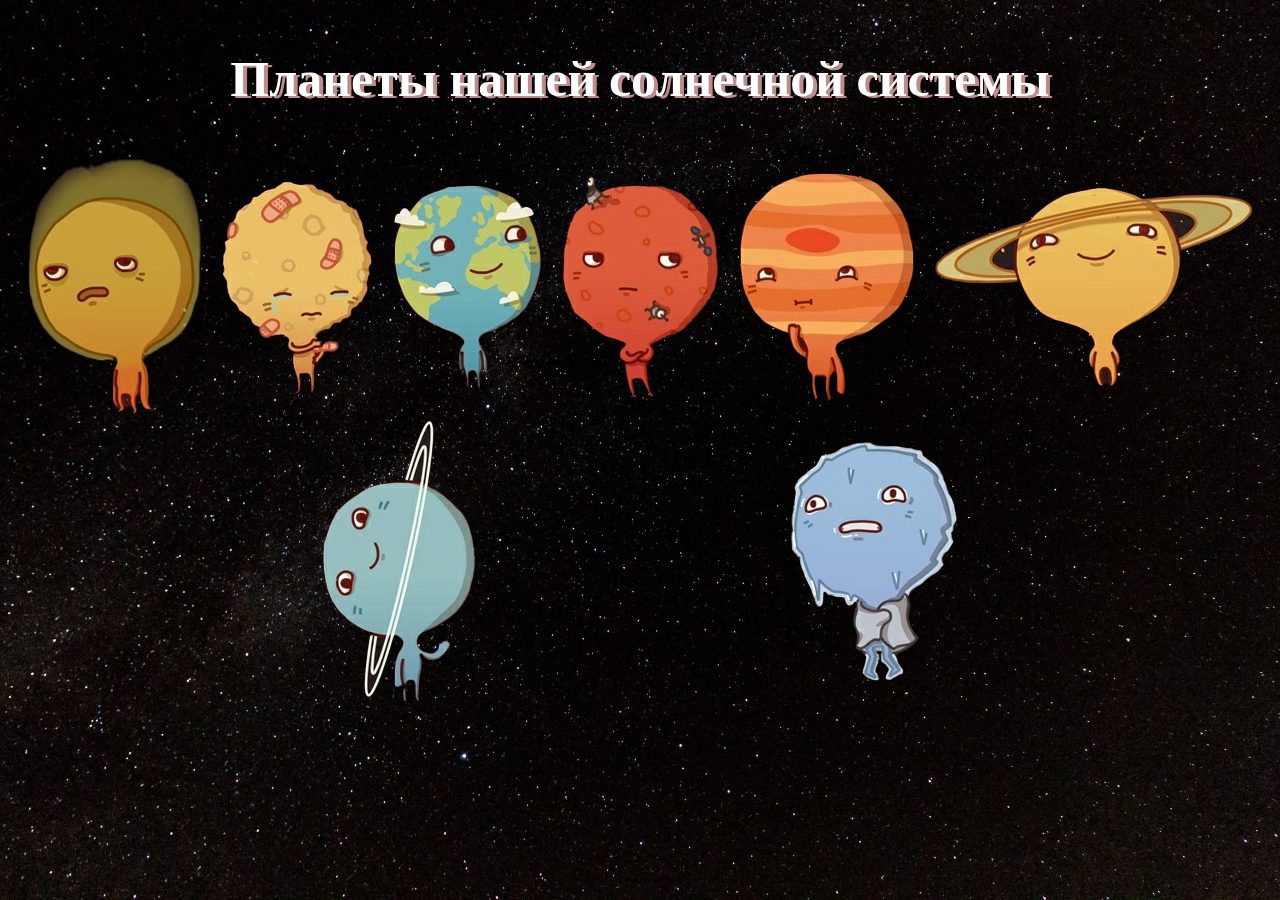
<file: index.html>
<!DOCTYPE html>
<html lang="ru">
<head>
    <meta charset="UTF-8">
    <meta name="viewport" content="width=device-width, initial-scale=1.0">
    <link rel="stylesheet" href="CSS/style.css">
    <title>главная</title>
</head>
<body>

  <div class="title">
    <h1>Планеты нашей солнечной системы</h1>
  </div>

  <div class="flex-container">
    <a href="mercury.html"><div class="planet1"><img  src="img/planet3.png"alt="меркурий"></div></a>
    <a href="venus.html"><div class="planet2"><img src="img/planet2.png" alt="венера"></div></a>
    <a href="earth.html"><div class="planet3"><img src="img/planet4.png" alt="земля"></div></a>
    <a href="mars.html"><div class="planet4"><img src="img/planet5.png" alt="марс"></div></a>
    <a href="jupiter.html"><div class="planet5"><img src="img/planet1.png" alt="юпитер"></div></a>
    <a href="saturn.html"><div class="planet6"><img src="img/planet6.png" alt="сатурн"></div></a>
    <a href="uranus.html"><div class="planet7"><img src="img/planet7.png" alt="уран"></div></a>
    <a href="neptune.html"><div class="planet8"><img src="img/planet8.png" alt="нептун"></div></a>
  </div>
</body>
</html>
</file>
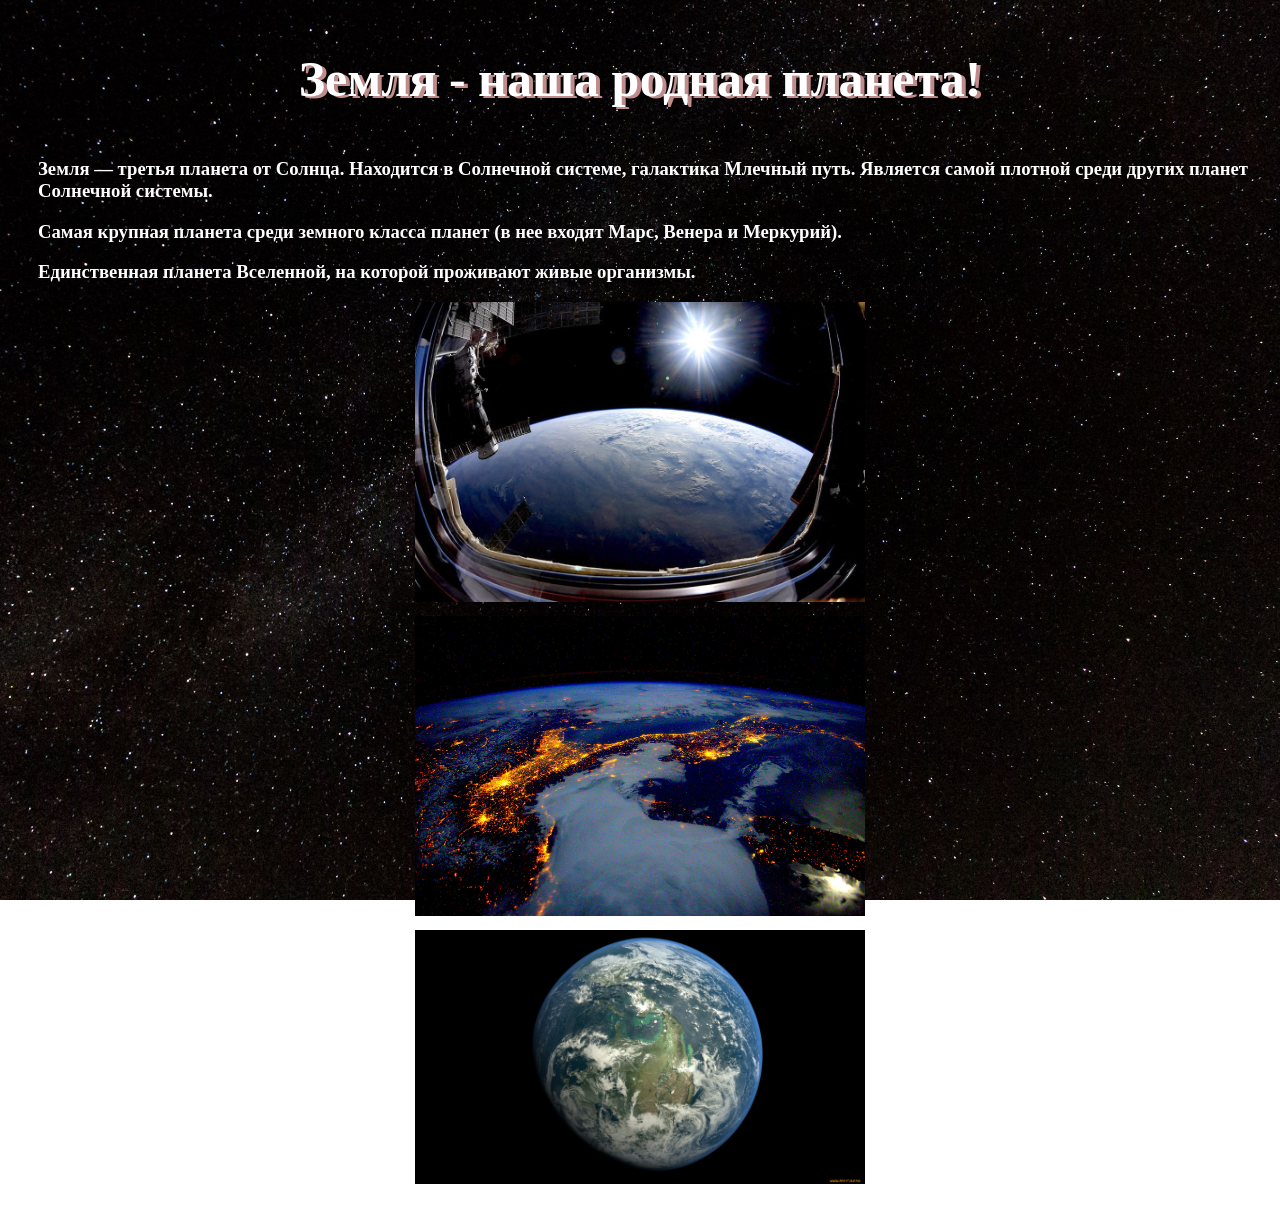
<file: earth.html>
<!DOCTYPE html>
<html lang="ru">
<head>
    <meta charset="UTF-8">
    <meta name="viewport" content="width=device-width, initial-scale=1.0">
    <link rel="stylesheet" href="CSS/style.css">
    <title>земля</title>
</head>
<body>

  <div class="title">
    <h1>Земля - наша родная планета!</h1>
  </div>
  <div class="description">
    <h3>Земля — третья планета от Солнца. Находится в Солнечной системе, галактика Млечный путь. Является самой плотной среди других планет Солнечной системы.</h3> 
    <h3>Самая крупная планета среди земного класса планет (в нее входят Марс, Венера и Меркурий).</h3> 
    <h3>Единственная планета Вселенной, на которой проживают живые организмы.</h3>
  </div>
  <div class="flex-container_earth">
    <div class="earth1"><img src="img/earth/earth1.jpg" alt="земля"></div>
    <div class="earth2"><img src="img/earth/earth2.jpg" alt="земля"></div>
    <div class="earth3"><img src="img/earth/earth3.jpg" alt="земля"></div>
  </div>
</body>
</html>
</file>
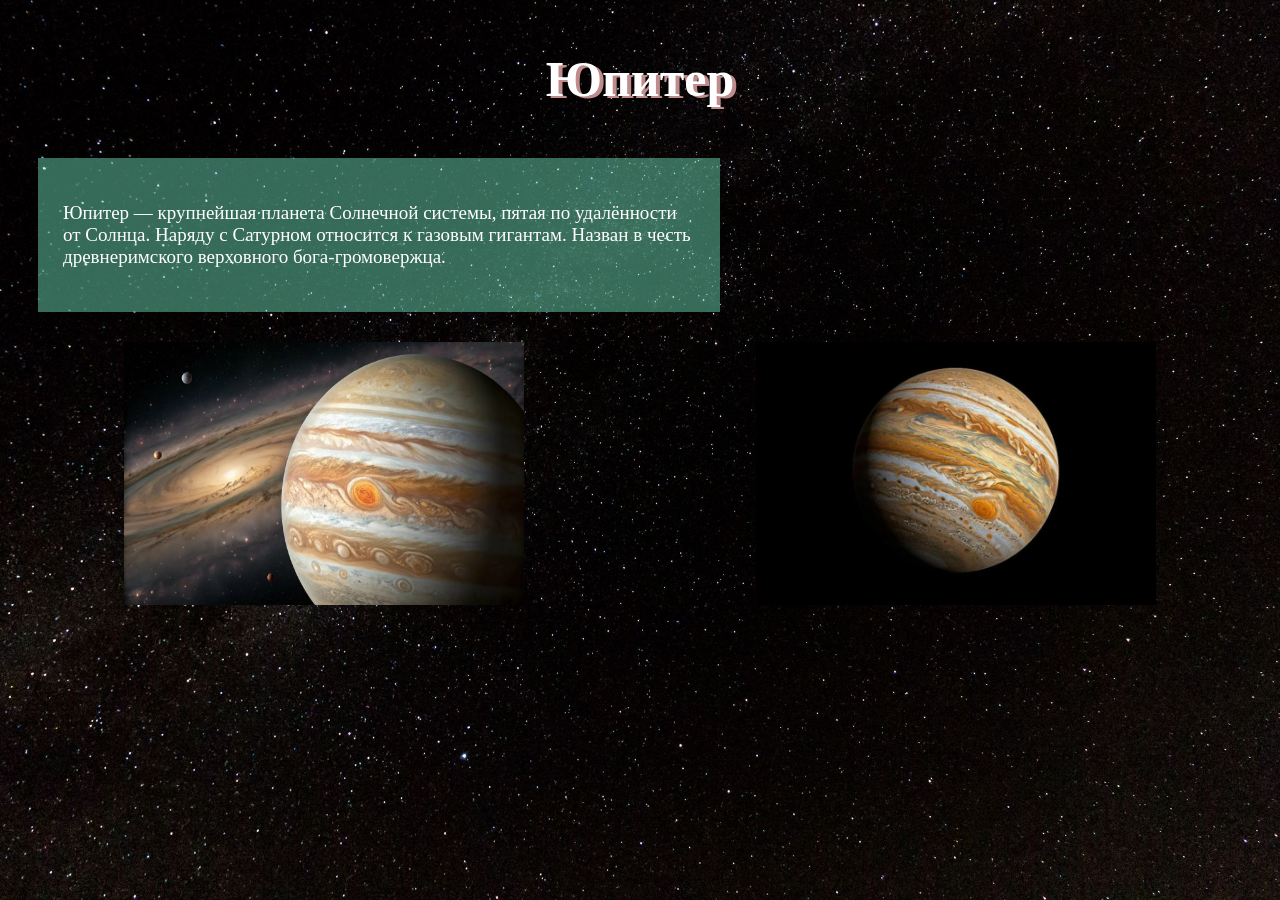
<file: jupiter.html>
<!DOCTYPE html>
<html lang="ru">
<head>
    <meta charset="UTF-8">
    <meta name="viewport" content="width=device-width, initial-scale=1.0">
    <title>юпитер</title>
    <link rel="stylesheet" href="CSS/style.css">
</head>
<body>
    <h1>Юпитер</h1>
   <div class="jupiter-text"> <p class="jjjj">Юпитер — крупнейшая планета Солнечной системы, пятая по удалённости от Солнца. Наряду с Сатурном относится к газовым гигантам. Назван в честь древнеримского верховного бога-громовержца. </p></div>
   <div class="flex-container_jupiter">
   <img src="img/jupiter/i.webp" alt="юпитер">
   <img src="img/jupiter/scale_1200.png" alt="юпитер"></div>
</body>
</html>
</file>
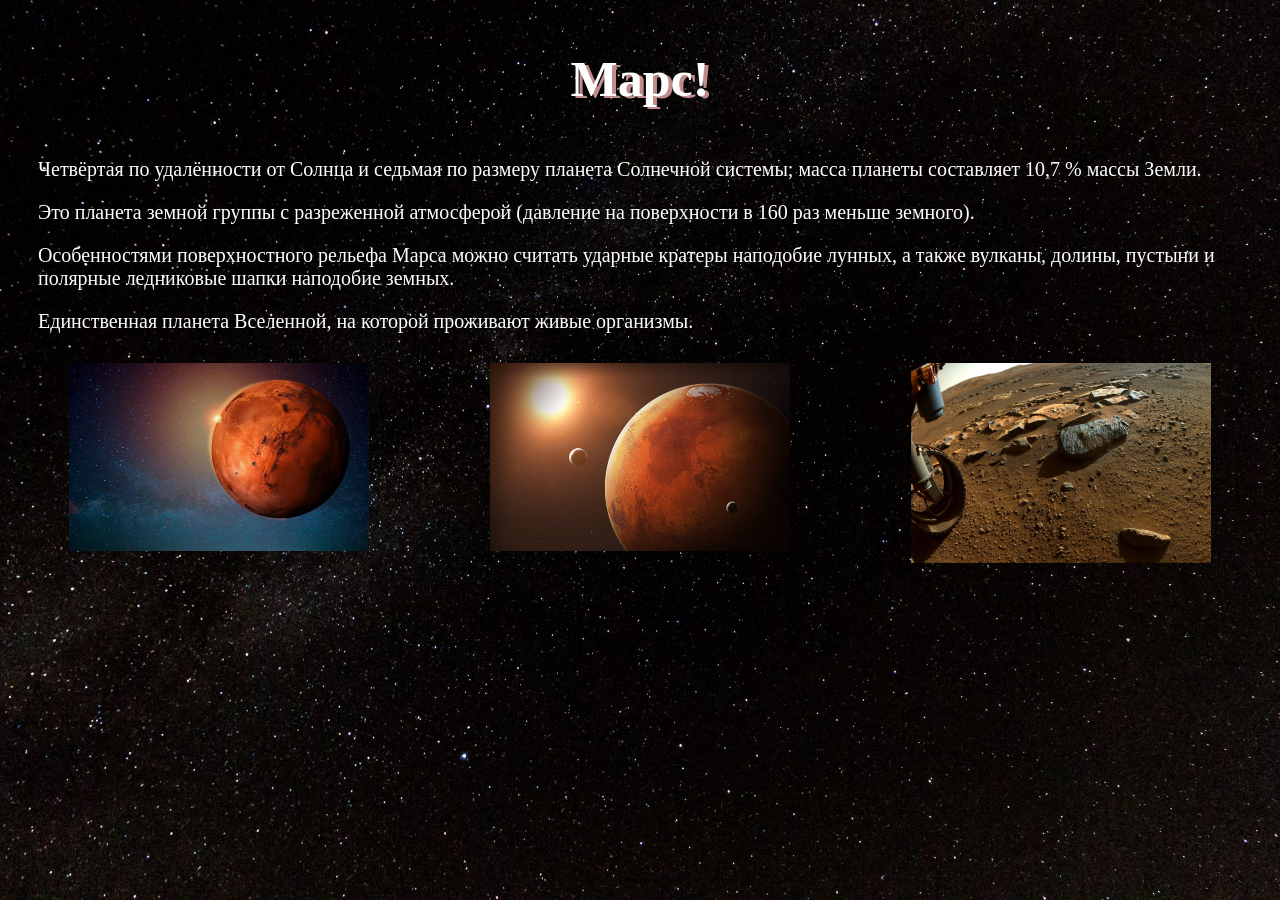
<file: mars.html>
<!DOCTYPE html>
<html lang="ru">
<head>
    <meta charset="UTF-8">
    <meta name="viewport" content="width=device-width, initial-scale=1.0">
    <link rel="stylesheet" href="CSS/style.css">
    <title>maрс</title>
</head>
<body>

  <div class="title_mars">
    <h1>Марс!</h1>
  </div>
  <div class="description_mars">
    <p>Четвёртая по удалённости от Солнца и седьмая по размеру планета Солнечной системы; масса планеты составляет 10,7 % массы Земли.<p>
    <p>Это планета земной группы с разреженной атмосферой (давление на поверхности в 160 раз меньше земного).</p>
    <p>Особенностями поверхностного рельефа Марса можно считать ударные кратеры наподобие лунных, а также вулканы, долины, пустыни и полярные ледниковые шапки наподобие земных. </p>
    <p>Единственная планета Вселенной, на которой проживают живые организмы.</p>
  </div>
  <div class="flex-container_mars">
    <div class="mars1"><img src="img/mars/mars1.jpg" alt="марс"></div>
    <div class="mars1"><img src="img/mars/mars2.jpg" alt="марс"></div>
    <div class="mars1"><img src="img/mars/mars3.jpg" alt="марс"></div>
  </div>
</body>
</html>
</file>
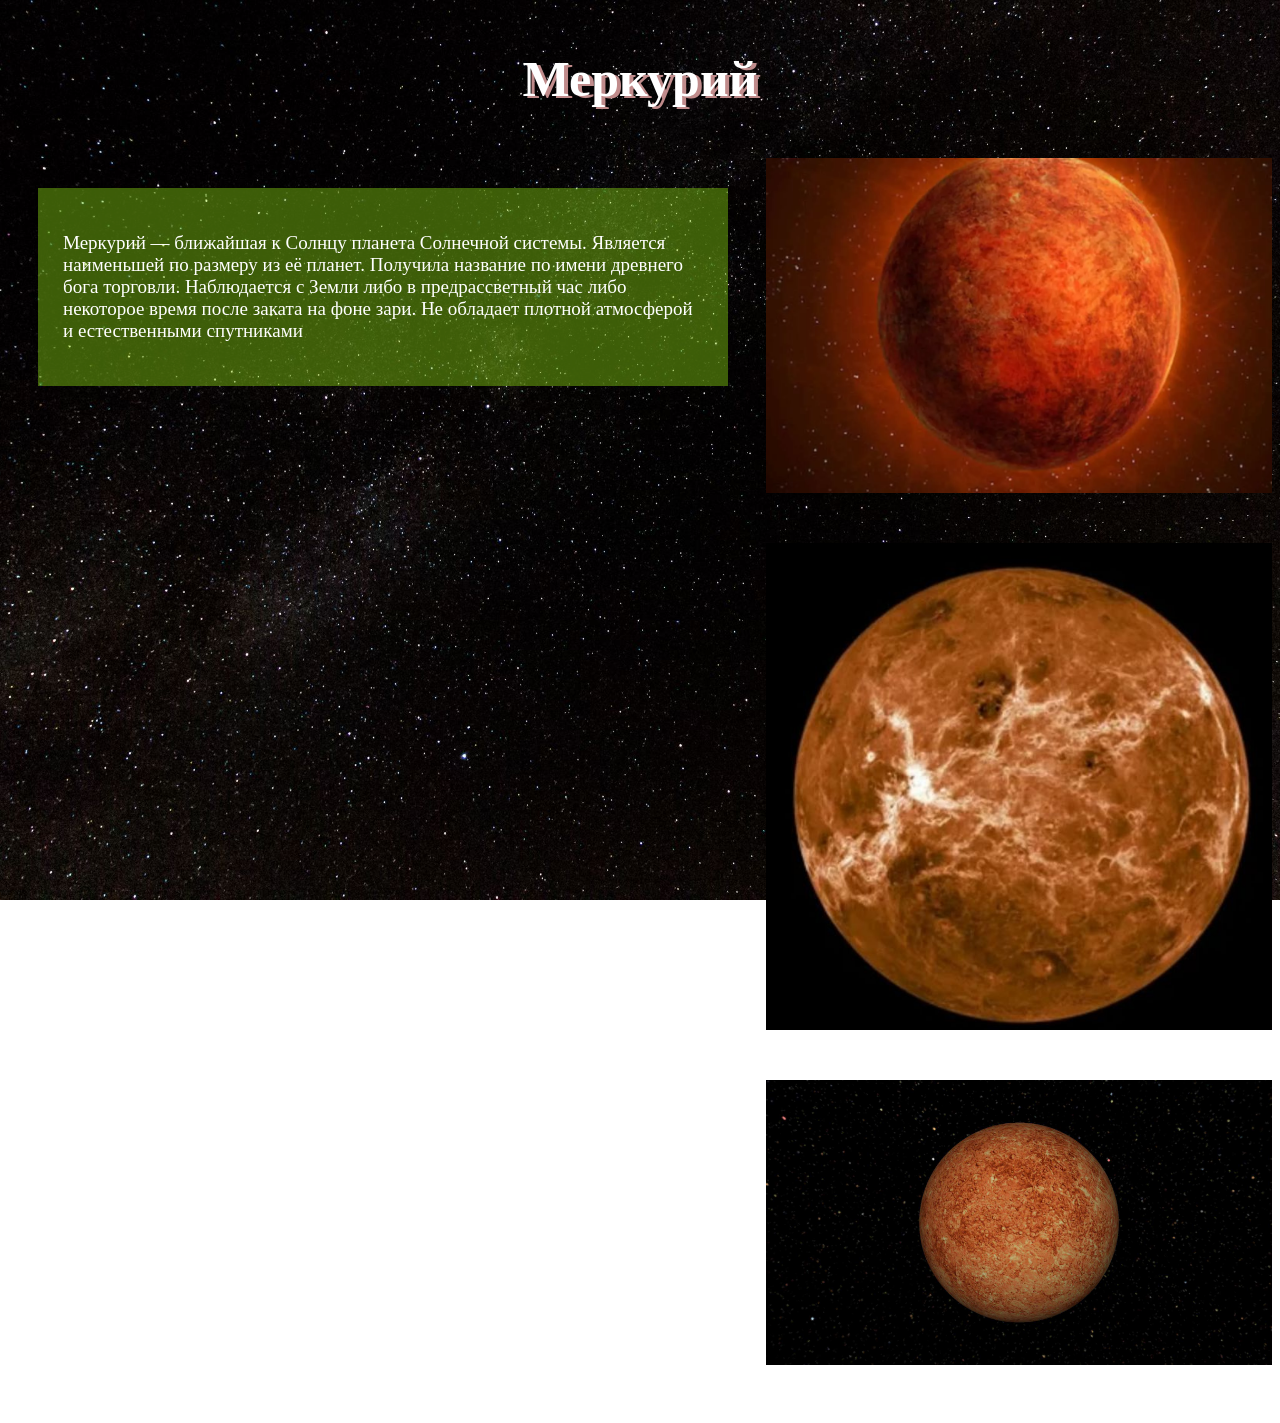
<file: mercury.html>
<!DOCTYPE html>
<html lang="ru">
<head>
    <meta charset="UTF-8">
    <meta name="viewport" content="width=device-width, initial-scale=1.0">
    <title>mеркурий</title>
    <link rel="stylesheet" href="CSS/style.css">
</head>
<body>
    <h1 class="mercuryh1">Меркурий</h1>
     <div class="mercury-text"> <p class="mercr">Меркурий — ближайшая к Солнцу планета Солнечной системы. Является наименьшей по размеру из её планет. Получила название по имени древнего бога торговли. Наблюдается с Земли либо в предрассветный час либо некоторое время после заката на фоне зари. Не обладает плотной атмосферой и естественными спутниками</p></div>
    <div class="flex-container_mercury">
    <img src="img/mercury/merk.jpg.webp" alt="меркурий">
    <img src="img/mercury/a9b691a2abdaf992bce45fc26a864eef.jpg" alt="меркурий">
    <img src="img/mercury/field_image_1462408088_mercury.jpg" alt="меркурий"></div>

</body>
</html>
</file>
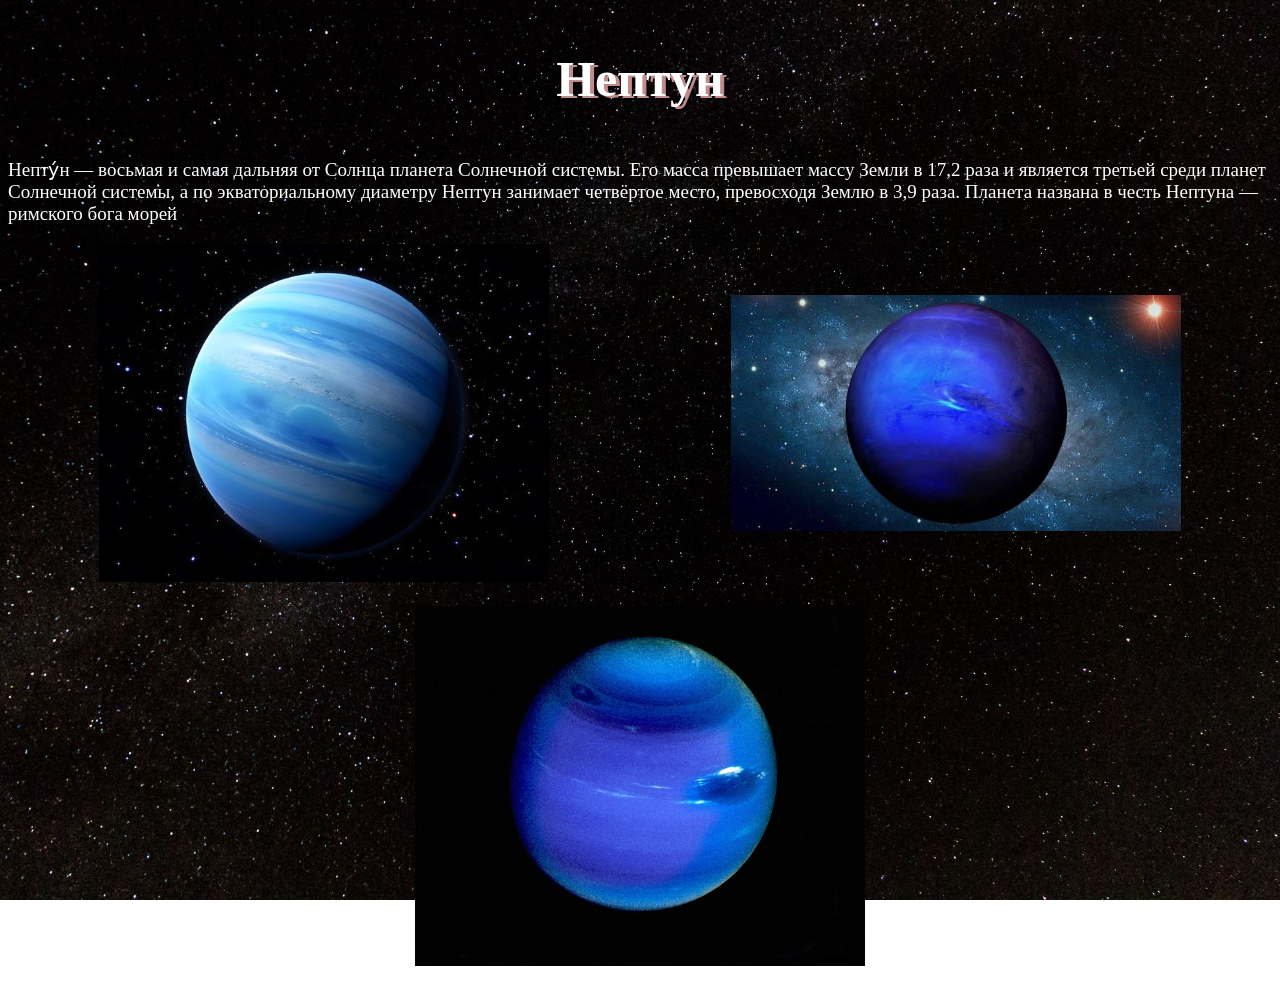
<file: neptune.html>
<!DOCTYPE html>
<html lang="ru">
<head>
    <meta charset="UTF-8">
    <meta name="viewport" content="width=device-width, initial-scale=1.0">
    <title>Нептун</title>
    <link rel="stylesheet" href="CSS/style.css">
</head>
<body>
    <h1 class="neptune">Нептун</h1>
    <p class="nnnn">Непту́н — восьмая и самая дальняя от Солнца планета Солнечной системы. Его масса превышает массу Земли в 17,2 раза и является третьей среди планет Солнечной системы, а по экваториальному диаметру Нептун занимает четвёртое место, превосходя Землю в 3,9 раза. Планета названа в честь Нептуна — римского бога морей</p>
    <div class="flex-containerneptune">
    <div>
        <img src="img/neptyne/b6d54accb5e8d863dea4af18242298d3.jpg" alt="нептун">
        <div class="text">Восьмая планета</div>
    </div>
    <div>
        <img src="img/neptyne/facebook-d4dc51df54c56085eed9c45e07c34a26.jpg" alt="нептун">
        <div class="text">Самая дальняя планета</div>
    </div>
    <div>
        <img src="img/neptyne/neptun-1280.jpg" alt="нептун">
        <div class="text">Ледяной гигант</div>
    </div></div>
</body>
</html>
</file>
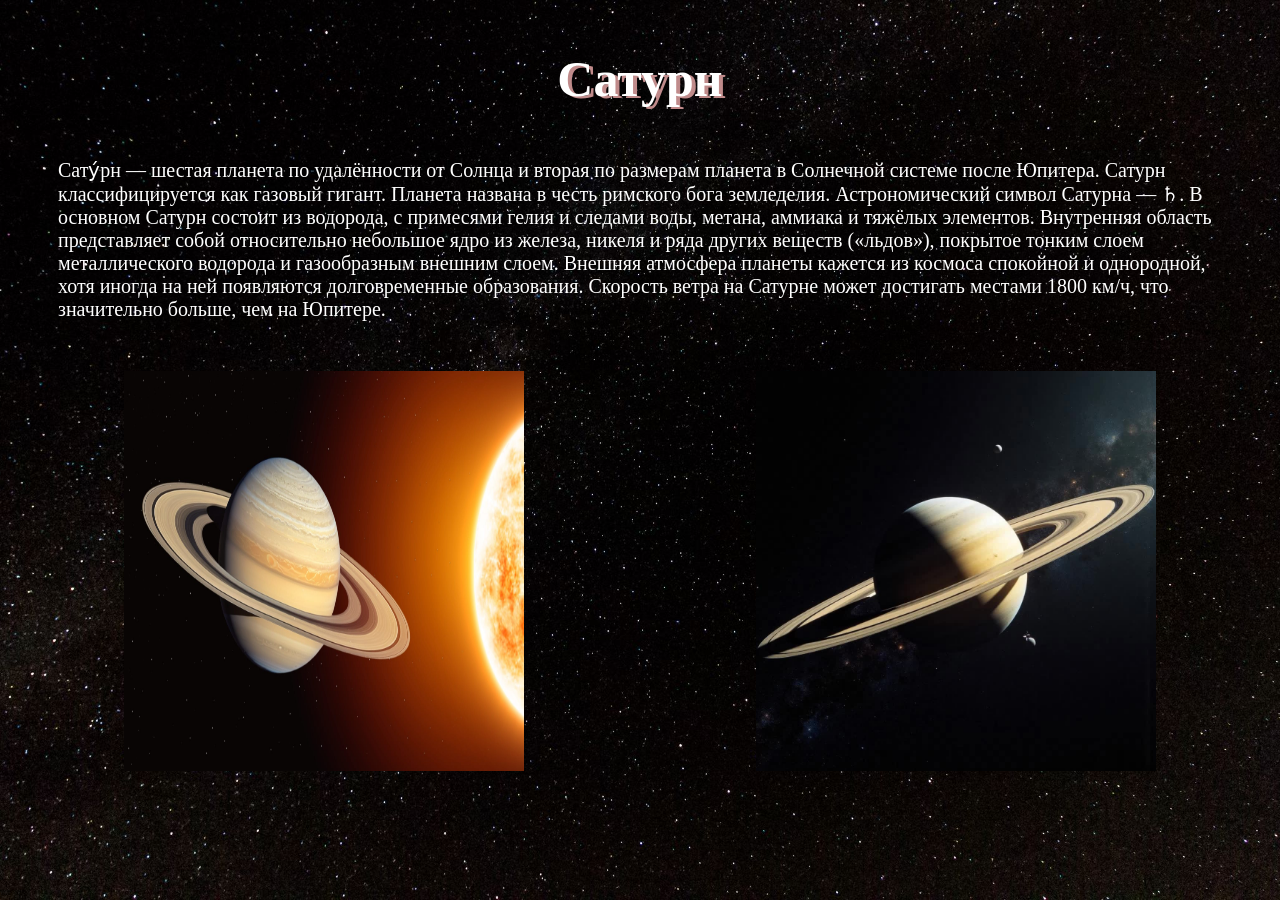
<file: saturn.html>
<!DOCTYPE html>
<html lang="ru">
<head>
    <meta charset="UTF-8">
    <meta name="viewport" content="width=device-width, initial-scale=1.0">
    <title>Сатурн</title>
    <link rel="stylesheet" href="CSS/style.css">
</head>
<body>
    <h1>Сатурн</h1>
    <p class="saturn-text">Сату́рн — шестая планета по удалённости от Солнца и вторая по размерам планета в Солнечной системе после Юпитера. Сатурн классифицируется как газовый гигант. Планета названа в честь римского бога земледелия. Астрономический символ Сатурна — ♄. В основном Сатурн состоит из водорода, с примесями гелия и следами воды, метана, аммиака и тяжёлых элементов. Внутренняя область представляет собой относительно небольшое ядро из железа, никеля и ряда других веществ («льдов»), покрытое тонким слоем металлического водорода и газообразным внешним слоем. Внешняя атмосфера планеты кажется из космоса спокойной и однородной, хотя иногда на ней появляются долговременные образования. Скорость ветра на Сатурне может достигать местами 1800 км/ч, что значительно больше, чем на Юпитере.</p>
    <div class="flex-container_saturn"> 
      <img src="img/saturn/1920x1080.jpg" alt="сатурн">  
      <img src="img/saturn/ec6647c501c98c45ec3fffdb1b51e083.0000000.jpg" alt="сатурн">
    </div>
</body>
</html>
</file>
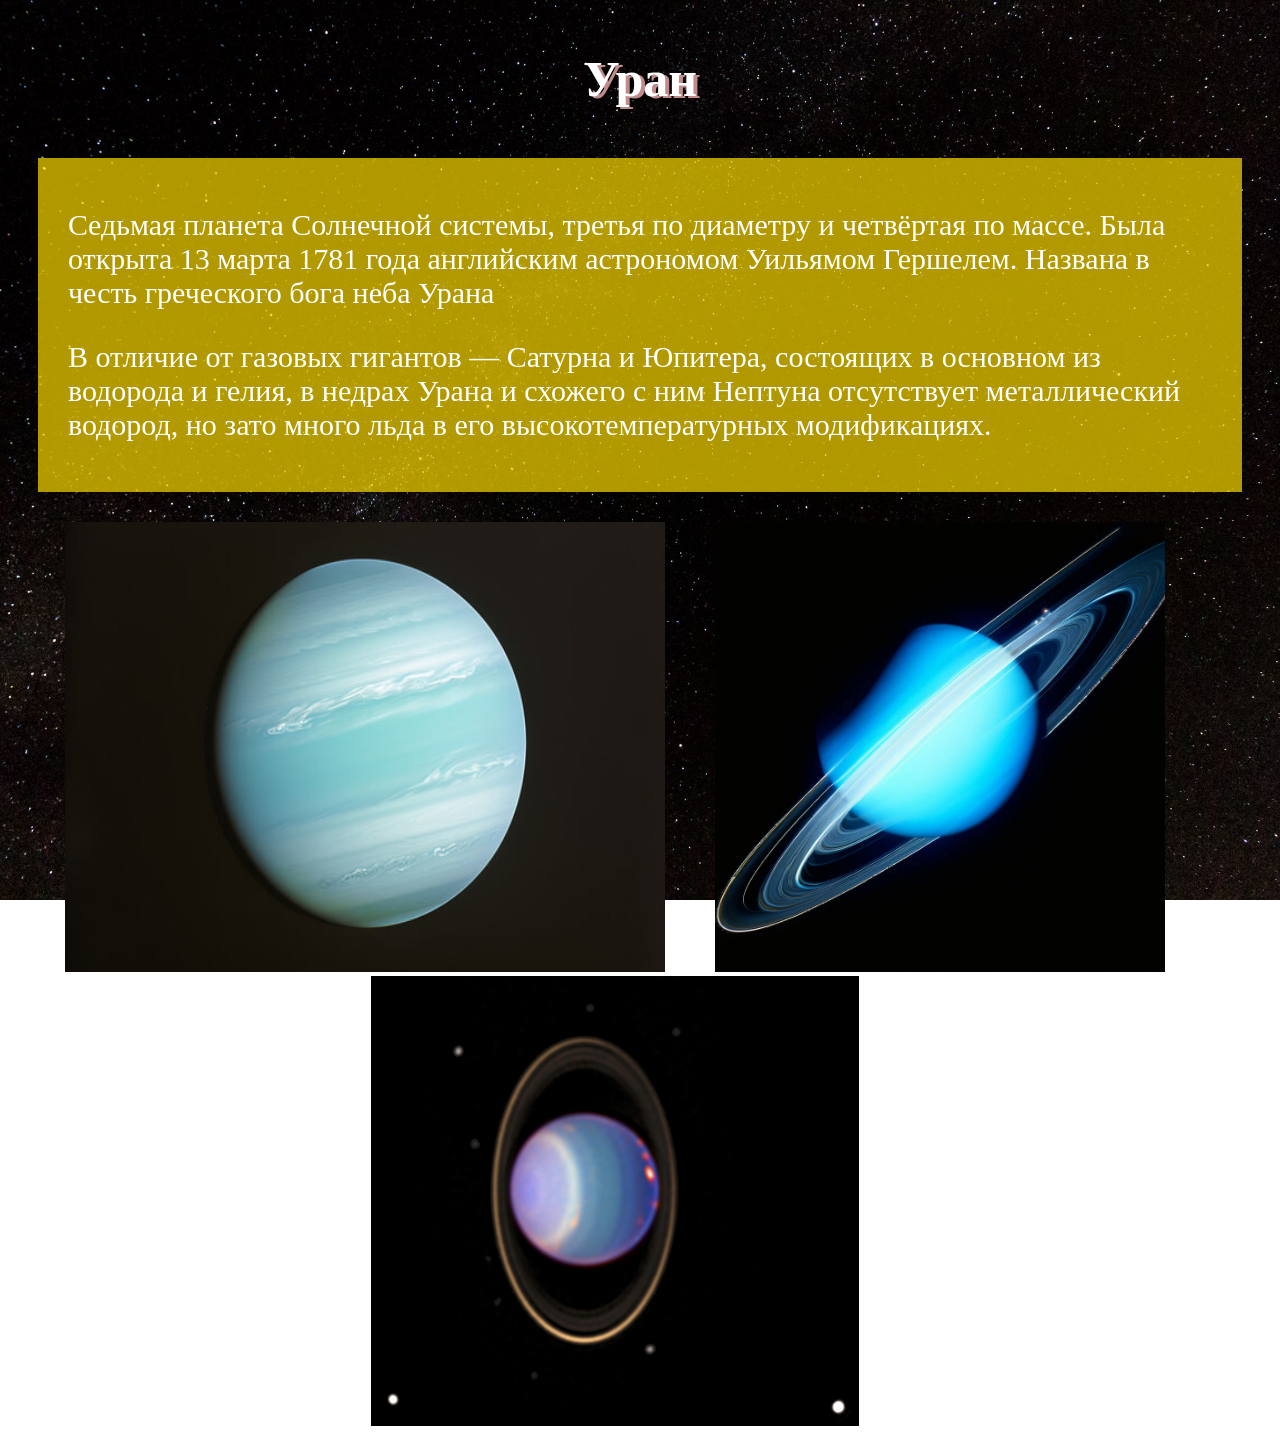
<file: uranus.html>
<!DOCTYPE html>
<html lang="ru">
<head>
    <meta charset="UTF-8">
    <meta name="viewport" content="width=device-width, initial-scale=1.0">
    <link rel="stylesheet" href="CSS/style.css">
    <title>уран</title>
</head>
<body>
    <h1>Уран</h1>
    <div class="text_uran">
        <p>Cедьмая планета Солнечной системы, третья по диаметру и четвёртая по массе. Была открыта 13 марта 1781 года английским астрономом Уильямом Гершелем. Названа в честь греческого бога неба Урана</p>
        <p>В отличие от газовых гигантов — Сатурна и Юпитера, состоящих в основном из водорода и гелия, в недрах Урана и схожего с ним Нептуна отсутствует металлический водород, но зато много льда в его высокотемпературных модификациях.</p>
    </div>
    <div class="flex-container_uranus">
    <div><img src="img/uranus/360_F_715851578_nshl2kqfQJKhBJfFI7ADPFORda5Y4D5P.jpg" alt="уран"></div>
    <div><img src="img/uranus/orig.webp" alt="уран"></div> 
    <div><img src="img/uranus/0301099~large.jpg" alt="уран"></div>
    </div>
</body>
</html>
</file>
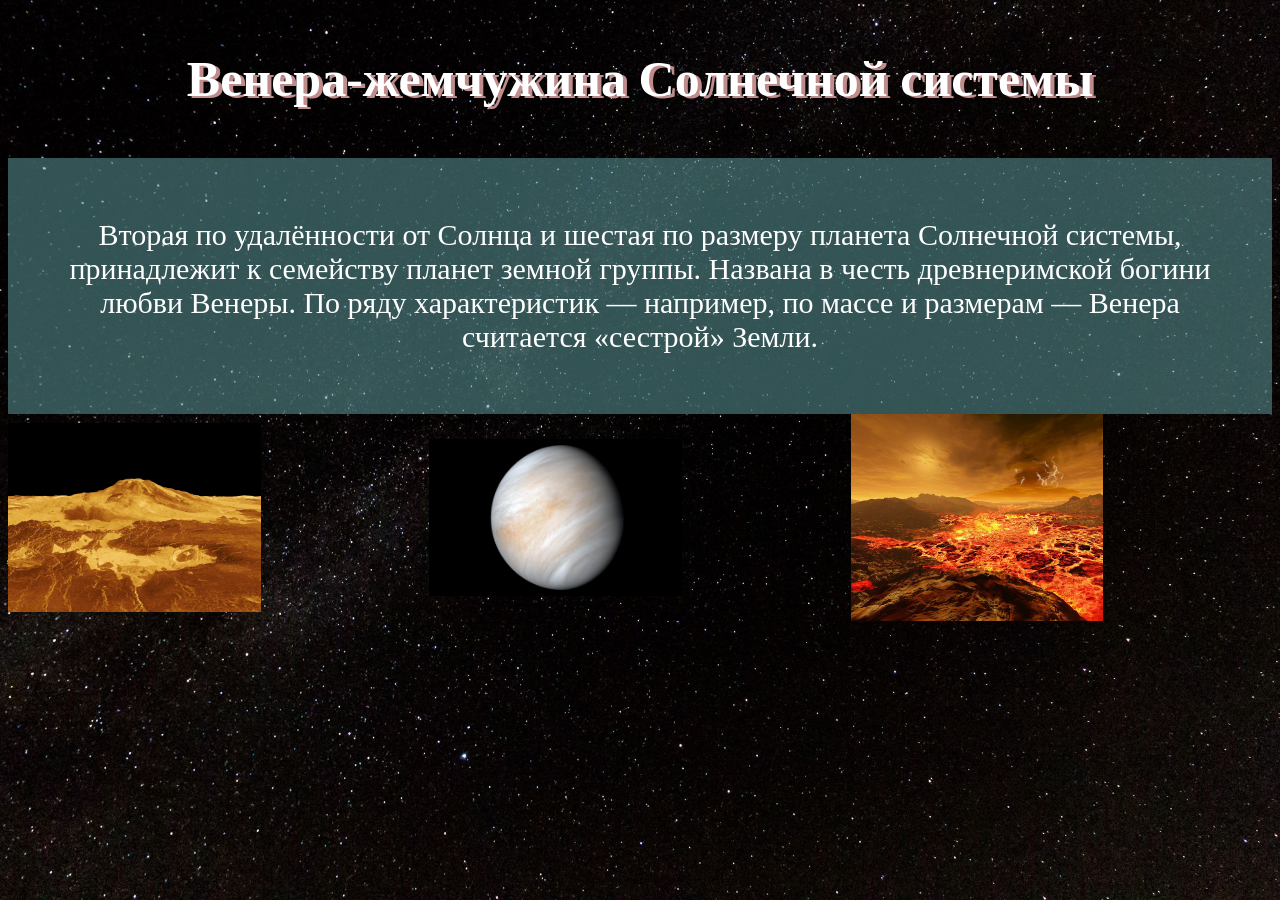
<file: venus.html>
<!DOCTYPE html>
<html lang="ru">
<head>
    <meta charset="UTF-8">
    <title>венера</title>
    <link rel="stylesheet" href="CSS/style.css">
</head>
<body>
    <h1>Венера-жемчужина Солнечной системы</h1>
    <div class="description-venus">
        <p> Вторая по удалённости от Солнца и шестая по размеру планета Солнечной системы, принадлежит к семейству планет земной группы. Названа в честь древнеримской богини любви Венеры. По ряду характеристик — например, по массе и размерам — Венера считается «сестрой» Земли. </p>
    </div>
    <div class="flex-container_venus">
        <div><img src="img/venus/85F3D599-E0E6-4E02-897A-F30CC268345B.jpg" alt="venus"> </div> 
        <div class="cartina"><img src="img/venus/A4A6F691-7F2D-4FC2-8051-146A687D3715.jpg" alt="venus"> </div>
        <div><img src="img/venus/D33373F8-783B-450D-B1F7-C54EF8BB6C1E.jpg" alt="venus"> </div>    
    </div>

</body>
</html>
</file>
<file: CSS/style.css>
body {
    background-image: url(zvezdy_galaktika_kosmos_298416_2560x1440.jpg);
    background-size: cover;
    background-position: center;
    background-attachment: fixed;
}
h1 {
    color: #ffffff;
    font-size:50px;
    text-align: center;
    margin: 50px 0px;
    text-shadow: 4px 2px rgb(192, 139, 139);
}
.flex-container {
    display:flex;
   justify-content:space-evenly; 
   align-items:center;
   flex-wrap: wrap;
}
h3 {
    color:#ffffff;
    margin-left: 30px;
}
.flex-container_earth {
    display:flex;
    justify-content:space-around;
    
}
.flex-container_earth img{
    width: 450px; 
    transition: transform 1s;
}
.flex-container_earth img:hover {
    /* width: 640px; */
    transform: scale(1.5);
}
.description-venus {
    color: #ffffff;
    text-align: center;
    font-size:30px ;
    background-color: rgba(95, 158, 160, 0.525);
    padding: 30px 60px 30px 60px;
}
.description_mars {
    color: #ffffff;
    font-size:20px ;
    margin: 30px;
}
.flex-container_mars img {
   width: 450px; 
   transition: transform 1s;
}
.flex-container_mars img:hover {
    transform: scale(1.5);
}
.flex-container_mars {
    display:flex;
    justify-content:space-around;
}
.flex-container_venus {
    display:flex;
     justify-content: space-around; 
     align-items: center;   
}
.flex-container_venus img {
    max-width: 60%;
}
.flex-container_venus div {
    flex:1;
}
.cartina {
    flex:2;
}
.text_uran {
    color: #ffffff;
    font-size: 30px;
    font-family: Cambria, Cochin, Georgia, Times, 'Times New Roman', serif;
    background-color: rgba(255, 221, 0, 0.692);
    margin: 30px;
    padding: 20px 30px;
}
.flex-container_uranus {
    display: flex;
    flex-direction: row;
    flex-wrap:wrap;
    justify-content: center;
}
.flex-container_uranus div img {
    max-width: 600px;
    height: 450px;
    margin-right: 50px;
}
.mercr {
    color: #ffffff;
    font-size: 19px;
}
.mercury-text {
    width: 50%;
    background-color: #92e11469;
    padding: 25px;
    margin: 30px;
    position: fixed;
}
.jjjj {
    color: #ffffff;
    font-size:19px;
}
.jupiter-text {
    width:50%;
    background-color:rgba(127, 255, 212, 0.417);
    padding:25px;
    margin:30px ;
}
.flex-container_jupiter {
   display:flex;
    justify-content:space-around; 
}
.flex-container_jupiter img {
     width: 400px; 
}
.flex-container_mercury {
    display:flex;
    justify-content:space-around;
    flex-direction: column;
    margin-left: 60%;
}
.flex-container_mercury img{
    max-width: 550px; 
    margin-bottom: 50px;
    }
.mercuryh1 {
    position: sticky;
    top: 0;
}
.saturn-text {
    font-size: 20px;
    color: #ffffff;
    margin: 50px;
}
.flex-container_saturn img {
    max-width: 550px;
}
.flex-container_saturn {
    display:flex;
    justify-content: space-around;
    
}
.nnnn {
    color: #ffffff;
    font-size:19px;
}
.flex-containerneptune {
    display:flex;
    justify-content:space-around;
    align-items: center;
}

.flex-containerneptune img {
     max-width:450px; 
}
.text {
    color: #ffffff;
    font-size: 17px;
    text-align: center;
    opacity: 0;
}
.flex-containerneptune div:hover .text{
    opacity: 1;

}
@media (max-width:1400px) {
    .flex-container_mars img {
    flex-wrap: wrap;
    
    width: 300px; 
    }
    .flex-containerneptune {
        flex-wrap: wrap;
    }
}
@media (max-width:1300px) {
    .flex-container_earth {
        flex-direction: column; 
        margin: 0 10px;
        align-items: center;     
    }
    .flex-container_earth img {
        margin-bottom:10px ;
    }
    .flex-container_saturn img {
        width: 400px;
        margin-bottom: 30px;
    }
    .flex-container_saturn {
        flex-wrap: wrap;
    }
}
@media (max-width:950px) {
    .flex-container_mercury {
        margin: 0;
        align-items: center;
    }
    .mercury-text {
        position: relative;
        width: auto;
    }
    .flex-container_mars img {
        width: 250px;
    }
    .jupiter-text {
        width:auto;
    }
    .flex-container_jupiter img {
        width: 300px;
    }
}
@media(max-width:770px) {
   .flex-container_mars img {
        width: 150px;
    } 
}
@media (max-width:600px) {
    .flex-container_earth img {
        width: 400px ;
    }
    h1 {
        font-size: 30px;
        text-shadow: 4px 2px rgb(192, 139, 139);
    }
    .flex-container_mercury img {
        width: 400px;
    }
    .text_uran {
        font-size: 19px;
        padding: 0px 20px;
    }
    .flex-container_uranus img  {
       width:400px ;
        height: auto;
        
    }
    .flex-container_uranus {
        align-items: center;
        flex-direction: column;
    }
    .flex-container_mars img {
        width: 100px;
    } 
    .flex-container_jupiter {
        flex-wrap: wrap;
    }
    .flex-container_jupiter img {
        margin-bottom: 20px;
    }
    .flex-containerneptune img {
        width: 300px;
    }
    .text {
        margin-bottom:20px;
    }
}
@media (max-width:400px) {
    .flex-container_saturn img {
        width: 300px;
    }
    .saturn-text {
        margin: 10px;
    }
    .flex-container_uranus img  {
       width:300px ;
        height: auto;

    }
    
}
</file>
